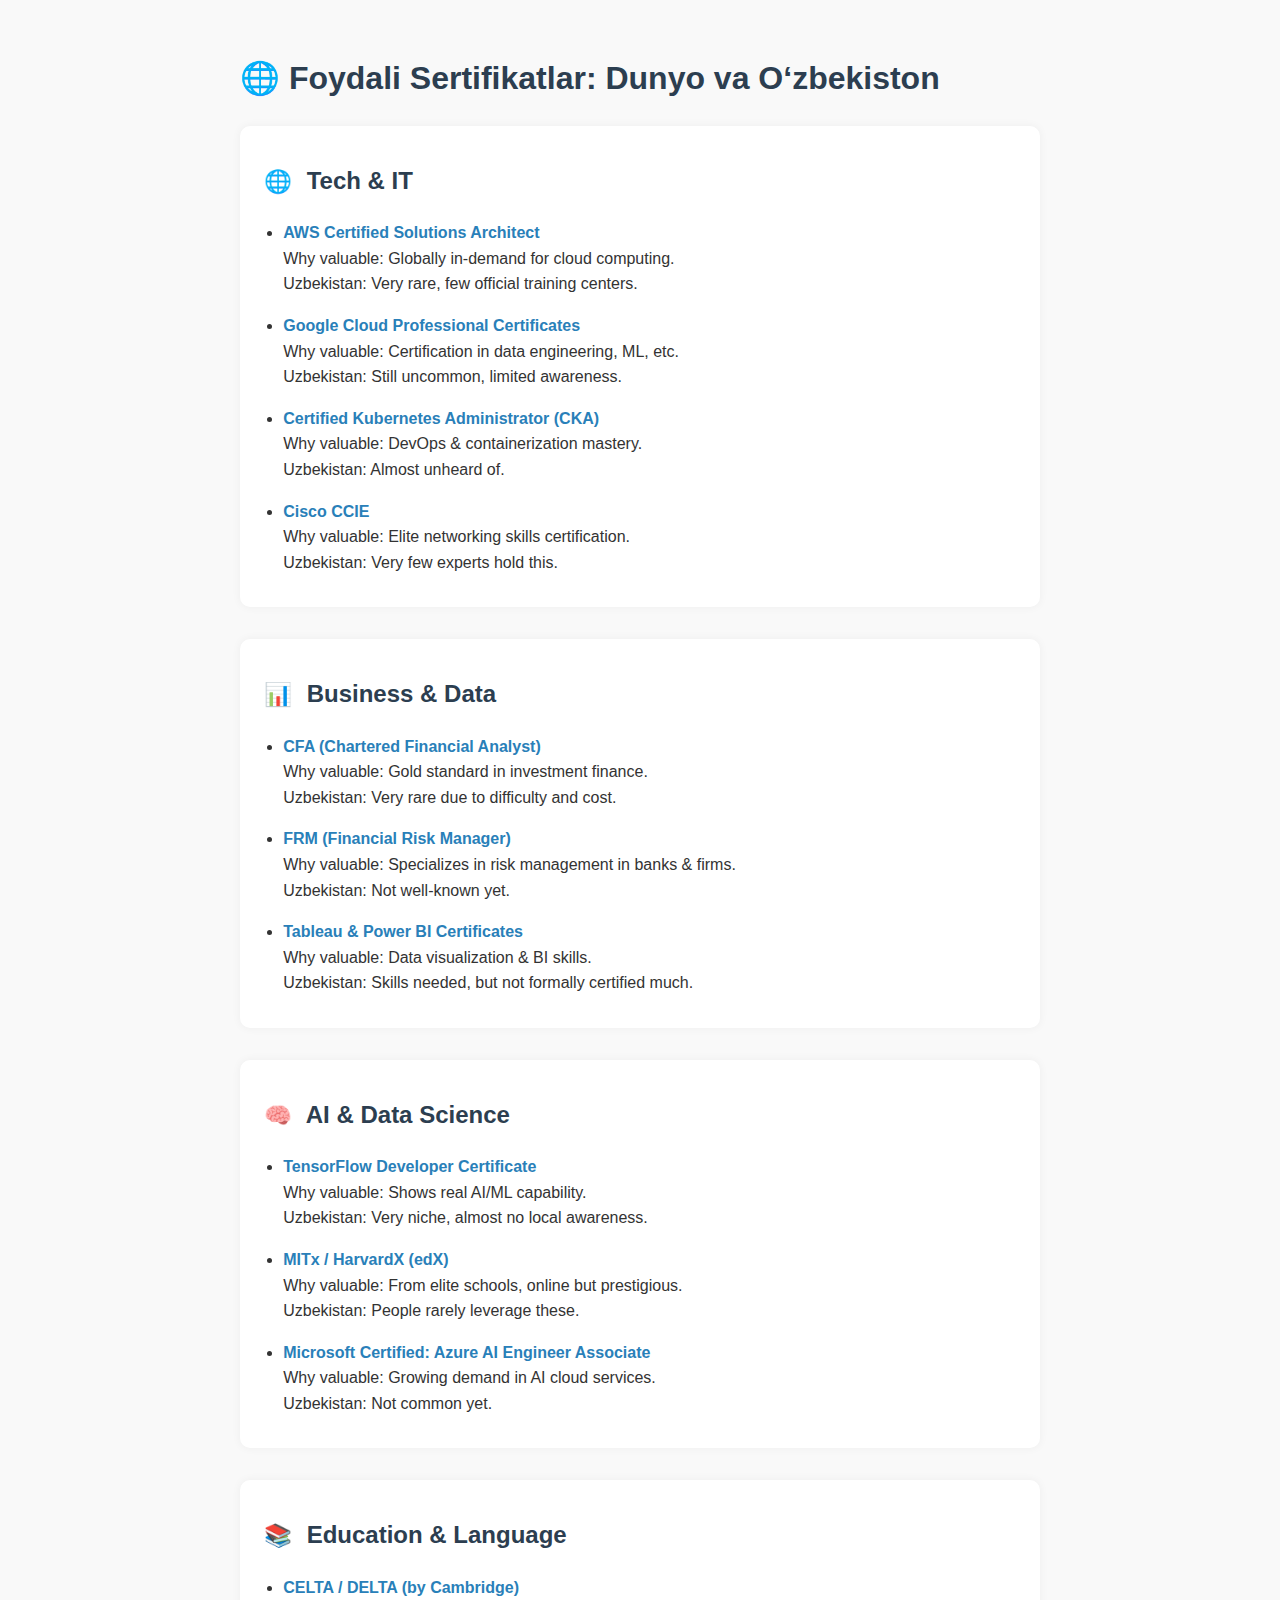
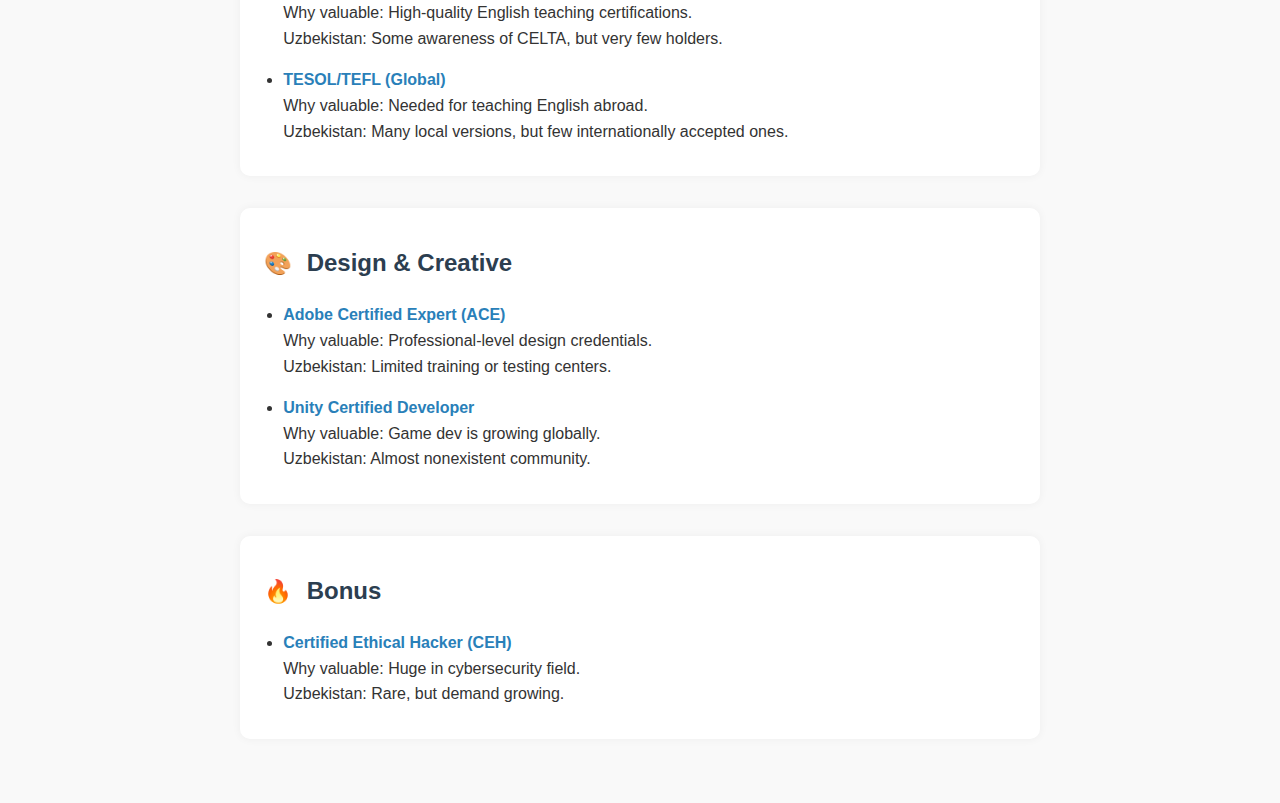
<file: hali-kelmagan-sertifikatlar.html>
<!DOCTYPE html>
<html lang="en">
<head>
  <meta charset="UTF-8">
  <meta name="viewport" content="width=device-width, initial-scale=1.0">
  <title>Valuable Global Certifications vs Uzbekistan</title>
  <style>
    body {
      font-family: Arial, sans-serif;
      line-height: 1.6;
      background: #f9f9f9;
      color: #333;
      padding: 2rem;
      max-width: 800px;
      margin: auto;
    }
    h1, h2 {
      color: #2c3e50;
    }
    section {
      margin-bottom: 2rem;
      background: white;
      padding: 1rem 1.5rem;
      border-radius: 10px;
      box-shadow: 0 0 10px rgba(0,0,0,0.05);
    }
    .emoji {
      font-size: 1.4rem;
      margin-right: 0.5rem;
    }
    ul {
      padding-left: 1.2rem;
    }
    li {
      margin-bottom: 1rem;
    }
    strong {
      color: #2980b9;
    }
  </style>
</head>
<body>
  <h1>🌐 Foydali Sertifikatlar: Dunyo va O‘zbekiston</h1>

  <section>
    <h2><span class="emoji">🌐</span> Tech & IT</h2>
    <ul>
      <li><strong>AWS Certified Solutions Architect</strong><br>
        Why valuable: Globally in-demand for cloud computing.<br>
        Uzbekistan: Very rare, few official training centers.
      </li>
      <li><strong>Google Cloud Professional Certificates</strong><br>
        Why valuable: Certification in data engineering, ML, etc.<br>
        Uzbekistan: Still uncommon, limited awareness.
      </li>
      <li><strong>Certified Kubernetes Administrator (CKA)</strong><br>
        Why valuable: DevOps & containerization mastery.<br>
        Uzbekistan: Almost unheard of.
      </li>
      <li><strong>Cisco CCIE</strong><br>
        Why valuable: Elite networking skills certification.<br>
        Uzbekistan: Very few experts hold this.
      </li>
    </ul>
  </section>

  <section>
    <h2><span class="emoji">📊</span> Business & Data</h2>
    <ul>
      <li><strong>CFA (Chartered Financial Analyst)</strong><br>
        Why valuable: Gold standard in investment finance.<br>
        Uzbekistan: Very rare due to difficulty and cost.
      </li>
      <li><strong>FRM (Financial Risk Manager)</strong><br>
        Why valuable: Specializes in risk management in banks & firms.<br>
        Uzbekistan: Not well-known yet.
      </li>
      <li><strong>Tableau & Power BI Certificates</strong><br>
        Why valuable: Data visualization & BI skills.<br>
        Uzbekistan: Skills needed, but not formally certified much.
      </li>
    </ul>
  </section>

  <section>
    <h2><span class="emoji">🧠</span> AI & Data Science</h2>
    <ul>
      <li><strong>TensorFlow Developer Certificate</strong><br>
        Why valuable: Shows real AI/ML capability.<br>
        Uzbekistan: Very niche, almost no local awareness.
      </li>
      <li><strong>MITx / HarvardX (edX)</strong><br>
        Why valuable: From elite schools, online but prestigious.<br>
        Uzbekistan: People rarely leverage these.
      </li>
      <li><strong>Microsoft Certified: Azure AI Engineer Associate</strong><br>
        Why valuable: Growing demand in AI cloud services.<br>
        Uzbekistan: Not common yet.
      </li>
    </ul>
  </section>

  <section>
    <h2><span class="emoji">📚</span> Education & Language</h2>
    <ul>
      <li><strong>CELTA / DELTA (by Cambridge)</strong><br>
        Why valuable: High-quality English teaching certifications.<br>
        Uzbekistan: Some awareness of CELTA, but very few holders.
      </li>
      <li><strong>TESOL/TEFL (Global)</strong><br>
        Why valuable: Needed for teaching English abroad.<br>
        Uzbekistan: Many local versions, but few internationally accepted ones.
      </li>
    </ul>
  </section>

  <section>
    <h2><span class="emoji">🎨</span> Design & Creative</h2>
    <ul>
      <li><strong>Adobe Certified Expert (ACE)</strong><br>
        Why valuable: Professional-level design credentials.<br>
        Uzbekistan: Limited training or testing centers.
      </li>
      <li><strong>Unity Certified Developer</strong><br>
        Why valuable: Game dev is growing globally.<br>
        Uzbekistan: Almost nonexistent community.
      </li>
    </ul>
  </section>

  <section>
    <h2><span class="emoji">🔥</span> Bonus</h2>
    <ul>
      <li><strong>Certified Ethical Hacker (CEH)</strong><br>
        Why valuable: Huge in cybersecurity field.<br>
        Uzbekistan: Rare, but demand growing.
      </li>
    </ul>
  </section>
</body>
</html>
</file>
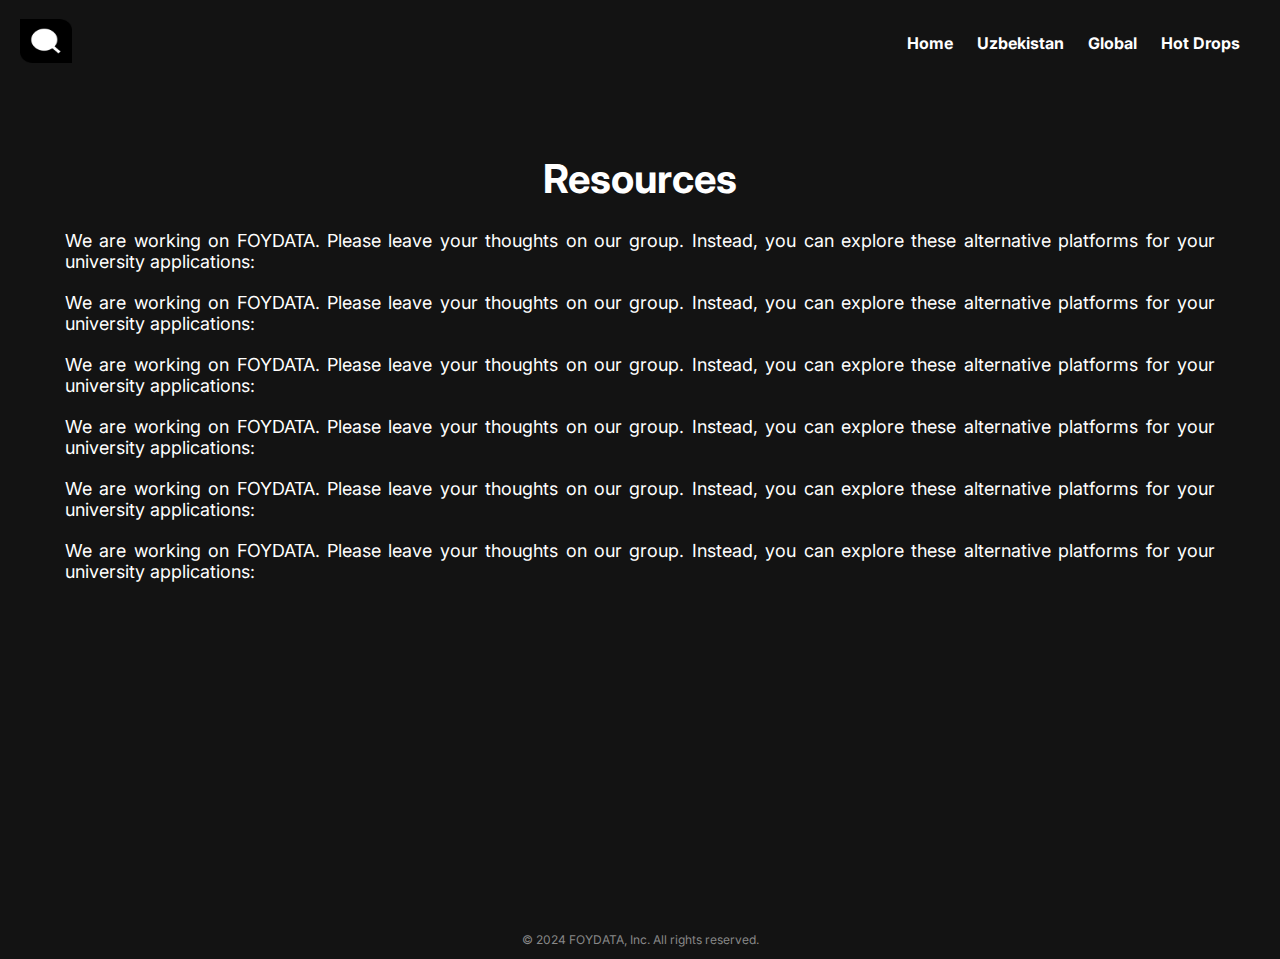
<file: resources.html>
<!DOCTYPE html>
<html lang="en">
<head>
    <meta charset="UTF-8">
    <meta name="viewport" content="width=device-width, initial-scale=1.0">
    <link rel="icon" type="img/gif/png" href="blue.png">
    <meta name="description" content="FoyData bu qidiruv tizim. Sodda va qulay. Ko'plab sohalarga oid postlar va bular hammasi o'zbek tilida!">
    <title>FOYDATA.uz</title>
    <link rel="stylesheet" href="https://fonts.googleapis.com/css2?family=Inter:wght@100..900&display=swap">
    <style>
        body {
            font-family: 'Inter', sans-serif;
            background-color: #131313;
            color: #ffffff;
            margin: 0;
            padding: 0;
        }
        .container {
            max-width: 1440px;
            margin: 0 auto;
            padding: 10px;
            min-height: 100vh;
        }
        nav {
            max-width: 1240px;
            margin: 0 auto;
            padding-top: 9px;
            display: flex;
            justify-content: space-between;
            align-items: center;
        }
        .logo img {
            width: 52px;
            height: 44px;
        }
        .nav-links a {
            color: white;
            text-decoration: none;
            margin-right: 20px;
            font-weight: bold;
            position: relative;
        }
        @media (max-width: 600px) {
            .nav-links a {
                font-size: 13px;
            }
        }
        .nav-links a:hover {
            color: #E730CA;
        }
        .nav-links a::before {
            content: '';
            position: absolute;
            bottom: 2.5px;
            left: 50%;
            height: 1.5px;
            width: 0;
            background-color: white;
        }
        
        
        header {
            padding-top: 60px;
            text-align: justify;
        }
        header h1 {
            font-size: 40px;
            font-weight: bold;
            color: white;
            text-align: center;
        }
        header p {
            font-size: 18px;
            margin-top: 20px;
            max-width: 1150px;
            margin-left: auto;
            margin-right: auto;
        }
        @media (max-width: 1200px) {
            header p {
                margin: 20px;
            }
        }
        footer {
            color: rgb(136, 136, 136);
            font-size:12px;
            text-align: center;
        }
    </style>
</head>
<body>
    <div class="container">
        <nav>
            <div class="logo">
                <img src="black.png" alt="Logo">
            </div>
            <div class="nav-links">
                <a href="index.html">Home</a>
                <a href="uzbekistan/uzbekistan.html">Uzbekistan</a>
                <a href="global/global.html">Global</a>
                <a href="hotdrops/hotdrops.html">Hot Drops</a>
            </div>
           
        </nav>

        <header>
            <h1>Resources</h1>
            <p>We are working on FOYDATA. Please leave your thoughts on our group. Instead, you can explore these alternative platforms for your university applications:</p>
            <p>We are working on FOYDATA. Please leave your thoughts on our group. Instead, you can explore these alternative platforms for your university applications:</p>
            <p>We are working on FOYDATA. Please leave your thoughts on our group. Instead, you can explore these alternative platforms for your university applications:</p>
            <p>We are working on FOYDATA. Please leave your thoughts on our group. Instead, you can explore these alternative platforms for your university applications:</p>
            <p>We are working on FOYDATA. Please leave your thoughts on our group. Instead, you can explore these alternative platforms for your university applications:</p>
            <p>We are working on FOYDATA. Please leave your thoughts on our group. Instead, you can explore these alternative platforms for your university applications:</p>

        </header>
    </div>
    <footer>
    <p>&copy; 2024 FOYDATA, Inc. All rights reserved.</p>
    </footer>
</div>
</body>
</html>
</file>
